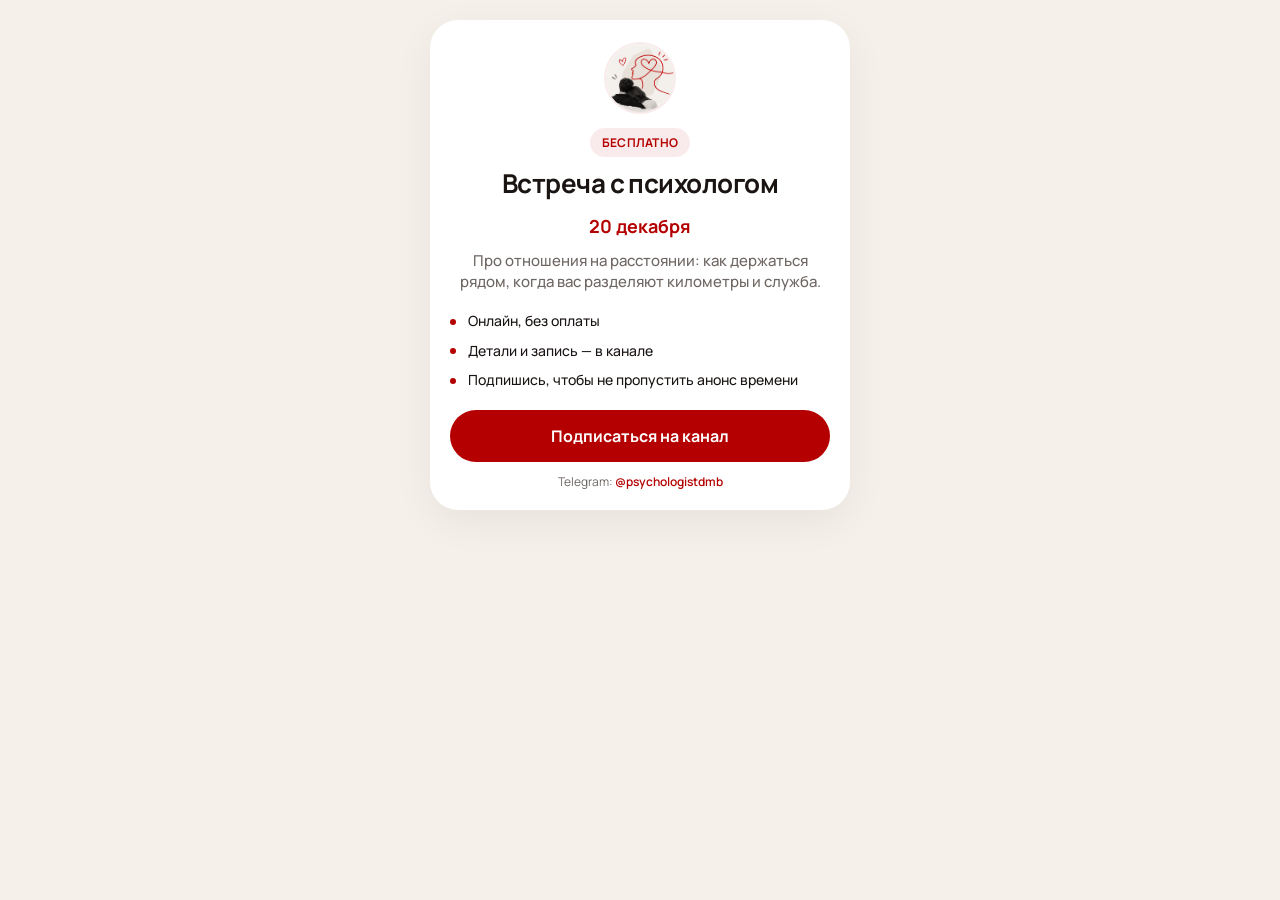
<file: psych/index.html>
<!DOCTYPE html>
<html lang="ru">
  <head>
    <meta charset="utf-8">
    <meta name="viewport" content="width=device-width, initial-scale=1, maximum-scale=1, viewport-fit=cover">
    <meta name="theme-color" content="#f5f0ea">
    <meta name="description" content="Бесплатная встреча с психологом 20 декабря — отношения на расстоянии. Подпишись на канал.">
    <title>Встреча с психологом · 20 декабря</title>
    <link rel="preconnect" href="https://fonts.googleapis.com">
    <link rel="preconnect" href="https://fonts.gstatic.com" crossorigin>
    <link href="https://fonts.googleapis.com/css2?family=Manrope:wght@500;600;700&display=swap" rel="stylesheet">
    <style>
      :root {
        color-scheme: light;
        --bg: #f5f0ea;
        --card: #fff;
        --ink: #1a1513;
        --muted: #6e6662;
        --accent: #b40000;
        --accent-soft: rgba(180, 0, 0, 0.08);
      }
      * { box-sizing: border-box; }
      html, body {
        margin: 0;
        min-height: 100%;
        font-family: Manrope, -apple-system, BlinkMacSystemFont, sans-serif;
        background: var(--bg);
        color: var(--ink);
      }
      body {
        display: flex;
        align-items: center;
        justify-content: center;
        padding: max(20px, env(safe-area-inset-top)) 16px max(24px, env(safe-area-inset-bottom));
      }
      .card {
        width: min(420px, 100%);
        background: var(--card);
        border-radius: 28px;
        padding: 22px 20px 20px;
        box-shadow: 0 12px 40px rgba(26, 21, 19, 0.06);
      }
      .logo {
        width: 72px;
        height: 72px;
        border-radius: 50%;
        object-fit: cover;
        display: block;
        margin: 0 auto 14px;
        border: 2px solid var(--accent-soft);
      }
      .badge {
        display: table;
        margin: 0 auto 10px;
        padding: 6px 12px;
        border-radius: 999px;
        background: var(--accent-soft);
        color: var(--accent);
        font-size: 12px;
        font-weight: 700;
        letter-spacing: 0.02em;
        text-transform: uppercase;
      }
      h1 {
        margin: 0;
        text-align: center;
        font-size: clamp(22px, 5.5vw, 26px);
        font-weight: 700;
        line-height: 1.25;
        letter-spacing: -0.02em;
      }
      .date {
        margin: 14px 0 0;
        text-align: center;
        font-size: 18px;
        font-weight: 700;
        color: var(--accent);
      }
      .lead {
        margin: 12px 0 0;
        text-align: center;
        font-size: 15px;
        line-height: 1.45;
        color: var(--muted);
        font-weight: 500;
      }
      ul {
        margin: 18px 0 0;
        padding: 0;
        list-style: none;
      }
      li {
        position: relative;
        padding-left: 18px;
        margin: 0 0 10px;
        font-size: 14px;
        line-height: 1.4;
        color: var(--ink);
        font-weight: 500;
      }
      li::before {
        content: "";
        position: absolute;
        left: 0;
        top: 0.55em;
        width: 6px;
        height: 6px;
        border-radius: 50%;
        background: var(--accent);
      }
      .btn {
        display: block;
        width: 100%;
        margin-top: 20px;
        text-align: center;
        text-decoration: none;
        background: var(--accent);
        color: #fff;
        font-weight: 700;
        font-size: 16px;
        padding: 15px 18px;
        border-radius: 999px;
        border: 0;
      }
      .btn:active { opacity: 0.92; }
      .hint {
        margin: 12px 0 0;
        text-align: center;
        font-size: 12px;
        color: var(--muted);
        line-height: 1.35;
      }
      .hint a {
        color: var(--accent);
        text-decoration: none;
        font-weight: 600;
      }
    </style>
    <script type="text/javascript">
      (function(m,e,t,r,i,k,a){
        m[i]=m[i]||function(){(m[i].a=m[i].a||[]).push(arguments)};
        m[i].l=1*new Date();
        for (var j = 0; j < document.scripts.length; j++) {if (document.scripts[j].src === r) { return; }}
        k=e.createElement(t),a=e.getElementsByTagName(t)[0],k.async=1,k.src=r,a.parentNode.insertBefore(k,a)
      })(window, document,'script','https://mc.yandex.ru/metrika/tag.js?id=113666212', 'ym');
      ym(113666212, 'init', {ssr:true, webvisor:true, clickmap:true, accurateTrackBounce:true, trackLinks:true});
    </script>
    <noscript><div><img src="https://mc.yandex.ru/watch/113666212" style="position:absolute; left:-9999px;" alt=""></div></noscript>
  </head>
  <body>
    <article class="card">
      <img class="logo" src="../icon.png" width="72" height="72" alt="">
      <p class="badge">Бесплатно</p>
      <h1>Встреча с психологом</h1>
      <p class="date">20&nbsp;декабря</p>
      <p class="lead">Про отношения на&nbsp;расстоянии: как держаться рядом, когда вас разделяют километры и&nbsp;служба.</p>
      <ul>
        <li>Онлайн, без оплаты</li>
        <li>Детали и&nbsp;запись — в&nbsp;канале</li>
        <li>Подпишись, чтобы не&nbsp;пропустить анонс времени</li>
      </ul>
      <a class="btn" href="https://t.me/psychologistdmb" onclick="if (window.ym) ym(113666212, 'reachGoal', 'psych_channel');">Подписаться на канал</a>
      <p class="hint">Telegram: <a href="https://t.me/psychologistdmb">@psychologistdmb</a></p>
    </article>
  </body>
</html>
</file>
